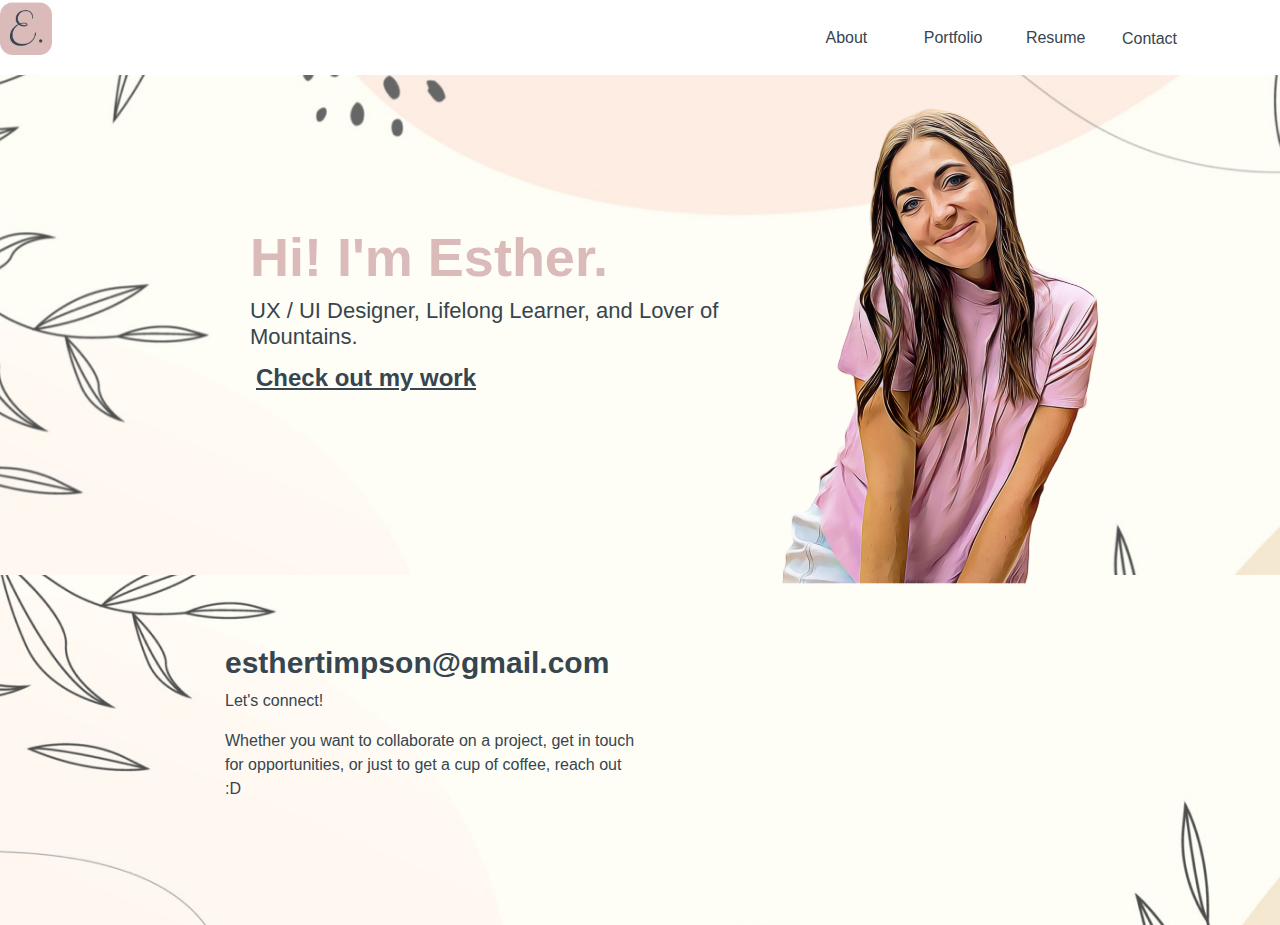
<file: index.html>
<!DOCTYPE html>
<html>
    <head>
        <link rel="stylesheet" href="https://cdn.jsdelivr.net/npm/bootstrap@4.3.1/dist/css/bootstrap.min.css" integrity="sha384-ggOyR0iXCbMQv3Xipma34MD+dH/1fQ784/j6cY/iJTQUOhcWr7x9JvoRxT2MZw1T" crossorigin="anonymous">
        <link rel="stylesheet" type="text/css" href="css/style17.css">
        <link rel="stylesheet" type="text/css" href="css/style.css">
        <title></title>
    </head>
    <body>
        <header class= "navigation">
            <div class="inline-block" class="logo">
                <img src="Images/Logo.png">
            </div>
            <nav class="inline-block">
                <ul>
                    <li class="inline-block"><a href="about.html">About</a></li>
                    <li class="inline-block"><a href="work.html">Portfolio</a></li>
                    <li class="inline-block">Resume</li>
                    <li class="inline-block">
                        <button id="Contact" type="button">Contact</button>
                    </li>
                </ul>
            </nav>
        </header>
        <section class="herosection">
            <div class="content">
                <h1>Hi! I'm Esther.</h1>
                <h2>UX / UI Designer, Lifelong Learner, and Lover of Mountains.</h2>
                <button id="contentButton">Check out my work</button>
            </div>
            <div class="heroImg">
                <img src="Images/Portfolio img 1 (1) 1.png">
            </div>
        </section>
        <footer>
            <div class="footercontent">
                <h3>esthertimpson@gmail.com</h3>
                <p>Let's connect!</p>
                <p>Whether you want to collaborate on a project, get in touch for opportunities, or just to get a cup of coffee, reach out :D</p>
            </div>
        </footer>
    </body>
    <script src="https://ajax.googleapis.com/ajax/libs/jquery/3.4.1/jquery.min.js"></script>
    <script src="js/index.js"></script>
</html>
</file>
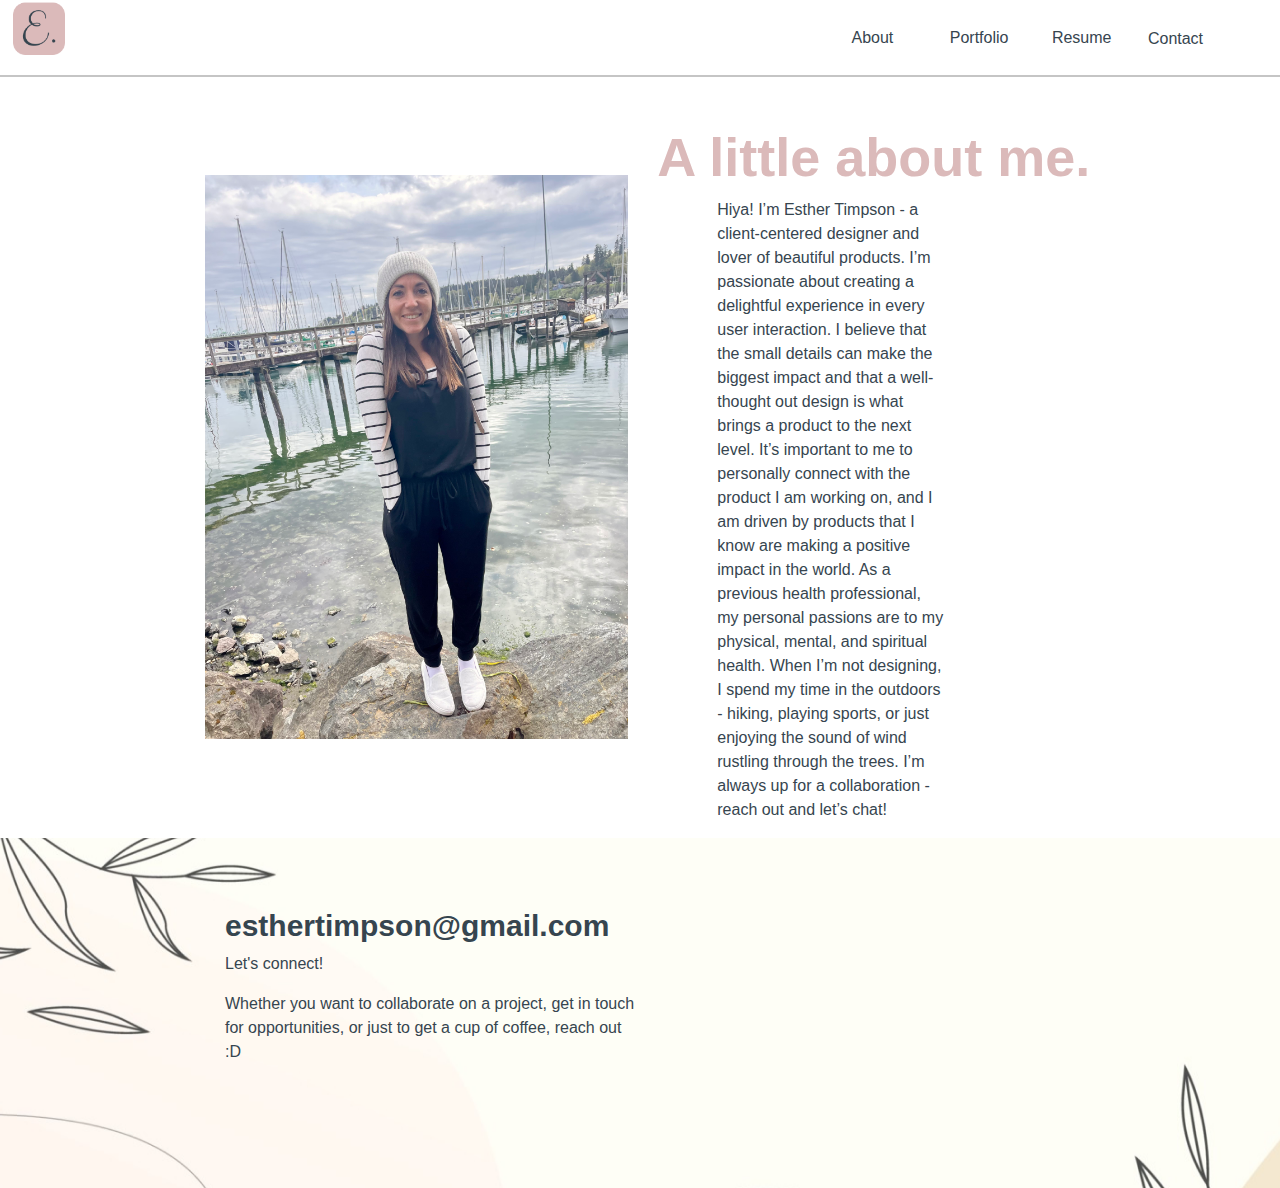
<file: about.html>
<!DOCTYPE html>
<html>
    <head>
        <link rel="stylesheet" href="https://cdn.jsdelivr.net/npm/bootstrap@4.3.1/dist/css/bootstrap.min.css" integrity="sha384-ggOyR0iXCbMQv3Xipma34MD+dH/1fQ784/j6cY/iJTQUOhcWr7x9JvoRxT2MZw1T" crossorigin="anonymous">
        <link rel="stylesheet" type="text/css" href="css/style17.css">
        <link rel="stylesheet" type="text/css" href="css/style.css">
        <title></title>
    </head>
    <body>
        <header class= "navigation">
            <div class="inline-block" class="logo">
                <a href="index.html">
                    <img src="Images/Logo.png">
                </a>
            </div>
            <nav class="inline-block">
                <ul>
                    <li class="inline-block"><a href="about.html">About</a></li>
                    <li class="inline-block"><a href="work.html">Portfolio</a></li>
                    <li class="inline-block">Resume</li>
                    <li class="inline-block">
                        <button id="Contact" type="button">Contact</button>
                    </li>
                </ul>
            </nav>
        </header>
        <section class="aboutMe">
            <div id="imageBlock">
                <img src="Images/About me.jpg">
            </div>
            <div id="textBlock">
                <h1>A little about me.</h1>
                <p>Hiya! I’m Esther Timpson - a client-centered designer and lover of beautiful products.

                    I’m passionate about creating a delightful experience in every user interaction. I believe that the small details can make the biggest impact and that a well-thought out design is what brings a product to the next level. It’s important to me to personally connect with the product I am working on, and I am driven by products that I know are making a positive impact in the world. 
                    
                    As a previous health professional, my personal passions are to my physical, mental, and spiritual health. When I’m not designing, I spend my time in the outdoors - hiking, playing sports, or just enjoying the sound of wind rustling through the trees. 
                    I’m always up for a collaboration - reach out and let’s chat!
                </p>
            </div>
        </section>
        <footer>
            <div class="footercontent">
                <h3>esthertimpson@gmail.com</h3>
                <p>Let's connect!</p>
                <p>Whether you want to collaborate on a project, get in touch for opportunities, or just to get a cup of coffee, reach out :D</p>
            </div>
        </footer>
    </body>
    <script src="https://ajax.googleapis.com/ajax/libs/jquery/3.4.1/jquery.min.js"></script>
    <script src="js/index.js"></script>
</html>
</file>
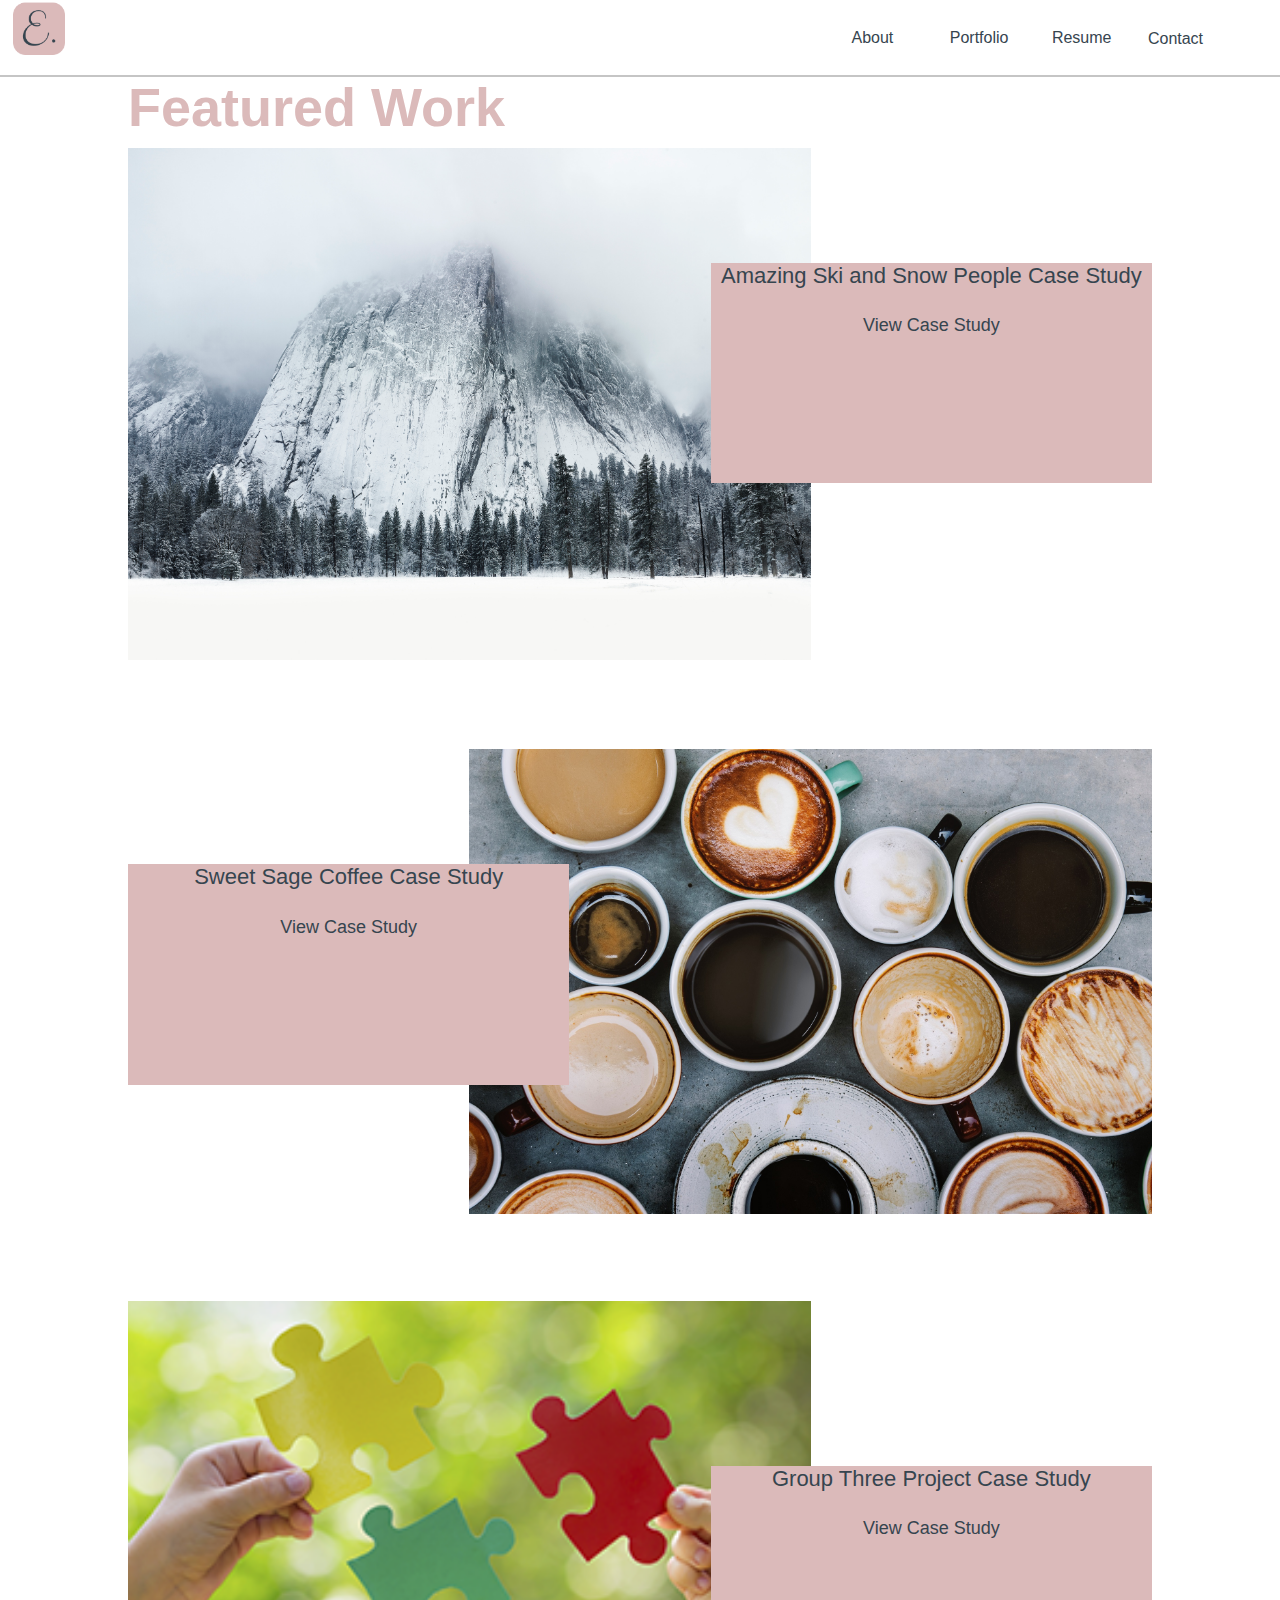
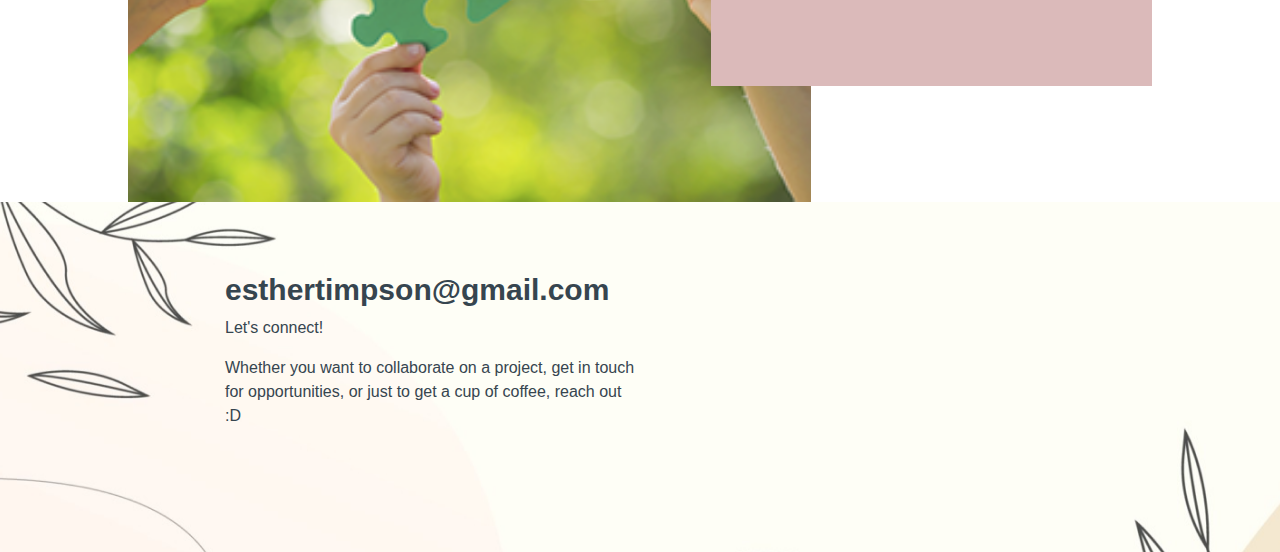
<file: work.html>
<!DOCTYPE html>
<html>
    <head>
        <link rel="stylesheet" href="https://cdn.jsdelivr.net/npm/bootstrap@4.3.1/dist/css/bootstrap.min.css" integrity="sha384-ggOyR0iXCbMQv3Xipma34MD+dH/1fQ784/j6cY/iJTQUOhcWr7x9JvoRxT2MZw1T" crossorigin="anonymous">
        <link rel="stylesheet" type="text/css" href="css/style17.css">
        <link rel="stylesheet" type="text/css" href="css/style.css">
        <title></title>
    </head>
    <body>
        <header class= "navigation">
            <div class="inline-block" class="logo">
                <a href="index.html">
                    <img src="Images/Logo.png">
                </a>
            </div>
            <nav class="inline-block">
                <ul>
                    <li class="inline-block"><a href="about.html">About</a></li>
                    <li class="inline-block"><a href="work.html">Portfolio</a></li>
                    <li class="inline-block">Resume</li>
                    <li class="inline-block">
                        <button id="Contact" type="button">Contact</button>
                    </li>
                </ul>
            </nav>
        </header>
        <section class=mySkills>
            <h1>Featured Work</h1>
            <div class="workGrid">
                <div id="CS1img">
                    <img src="Images/GettyImages-653904570 (1).jpg">
                </div>
                <div id="CS1text">
                    <h2>Amazing Ski and Snow People Case Study</h2>
                    <button>View Case Study</button>
                </div>
                <div id="CS2img">
                    <img src="Images/Coffee.jpg">
                </div>
                <div id="CS2text">
                    <h2>Sweet Sage Coffee Case Study</h2>
                    <button>View Case Study</button>
                </div>
                <div id="CS3img">
                    <img src="Images/Healthy-coparenting-after-divorce-294.png">
                </div>
                <div id="CS3text">
                    <h2>Group Three Project Case Study</h2>
                    <button>View Case Study</button>
                </div>
            </div>
        </section>
        <footer>
            <div class="footercontent">
                <h3>esthertimpson@gmail.com</h3>
                <p>Let's connect!</p>
                <p>Whether you want to collaborate on a project, get in touch for opportunities, or just to get a cup of coffee, reach out :D</p>
            </div>
        </footer>
    </body>
    <script src="https://ajax.googleapis.com/ajax/libs/jquery/3.4.1/jquery.min.js"></script>
    <script src="js/index.js"></script>
</html>
</file>
<file: css/style17.css>
header {
    height: 75px;
    background-color: white;
    box-shadow: 0px 2px #c5c5c5;
}

.inline-block {
    display: inline-block;
    vertical-align: top;
}

.logo {
    width: 23%;
    padding: 1%;
}

img[src="Images/Logo.png"] {
    height: 60px;
    width: auto;
}

nav {
    width: 90%;
    padding: 1%;
}

ul {
    text-align: right;
    padding-right: 0px;
}

li {
    margin: 13px;
}

a {
    margin: 13px;
    color: #36454F;
    font-size: 16px;
    font-family: sans-serif;
    text-decoration: none;
}

a:hover {
    text-decoration: underline;
}

.herosection {
    height: 500px;
    padding: 25px;
    background-image: url(../Images/Background.png);
    background-position: left 15% top 40%;
}

.content {
    display: inline-block;
    width: 42%;
    height: 500px;
    margin-left: 225px;
    vertical-align: top;
    padding-top: 125px;
}

.heroImg {
    display: inline-block;
    width: 38%;
}

img[src="Images/Portfolio img 1 (1) 1.png"] {
    height: 500px;
    width: auto;
    padding-bottom: 0px;
}

footer {
    background-image: url(../Images/Background.png);
    background-position: left 0% top 65%;
    display: block;
    height: 350px;
}

h1 {
    color: #36454F;
    font-size: 54px;
    font-family: Arial, Helvetica, sans-serif;
}

h2 {
    color: #36454F;
    font-size: 30px;
    font-family: Helvetica, sans-serif;
}

.content button {
    color: #36454F;
    font-size: 24px;
    font-family: Helvetica;
    font-weight: bold;
    text-decoration: underline;
    background-color: transparent;
    border: none;
    transition-duration: 0.4s;
}

.content button:hover {
    background-color: #36454F;
    color: #DBBABA;
}

h3 {
    color: #36454F;
    font-size: 30px;
    font-weight: bold;
    padding-left: 225px;
    padding-top: 70px;
}

p {
    color: #36454F;
    font-size: 20px;
    padding-left: 225px;
    width: 50%;
}
</file>
<file: css/style.css>
header {
    height: 75px;
    background-color: white;
    box-shadow: 0px 2px #c5c5c5;
}

.inline-block {
    display: inline-block;
    vertical-align: top;
}

.logo {
    width: 23%;
    padding: 1%;
}

img[src="Images/Logo.png"] {
    height: 60px;
    width: auto;
}

nav {
    width: 90%;
    padding: 1%;
}

ul {
    text-align: right;
    padding-right: 0px;
}

li {
    margin: 13px;
    color: #36454F;
    font-size: 16px;
    font-family: sans-serif;
}

a {
    margin: 13px;
    color: #36454F;
    font-size: 16px;
    font-family: sans-serif;
    text-decoration: none;
}

a:hover {
    text-decoration: underline;
}

li button {
    background-color: transparent;
    border: none;
    color: #36454F;
    font-size: 16px;
    font-family: sans-serif;
}

li button:hover {
    text-decoration: underline;
}

.mySkills {
    margin-left: 10%;
    margin-right: 10%;
}

.workGrid {
    display: grid;
    grid-template-columns: 1fr 1fr 1fr;
    grid-template-rows: 1fr 1fr 1fr;
    grid-template-areas: 
    "CS1img CS1img CS1text"
    "CS2text CS2img CS2img"
    "CS3img CS3img CS3text";
}

#CS1text {
    grid-area: CS1text;
    background-color: #DBBABA;
    height: 40%;
    text-align: center;
    margin-top: 115px;
    margin-left: -100px;
}
#CS1img {
    grid-area: CS1img;
}
#CS2text {
    grid-area: CS2text;
    background-color: #DBBABA;
    height: 40%;
    text-align: center;
    margin-top: 165px;
    margin-right: -100px;
}
#CS2img {
    grid-area: CS2img;
    padding-top: 50px;
}
#CS3text {
    grid-area: CS3text;
    background-color: #DBBABA;
    height: 40%;
    text-align: center;
    margin-top: 215px;
    margin-left: -100px;
}
#CS3img {
    grid-area: CS3img;
    padding-top: 50px;
}

img {
    width: 100%;
    height: auto;
}

.aboutMe {
    margin-top: 50px;
}

#imageBlock {
    display: inline-block;
    width: 35%;
    padding-right: 25px;
    margin-left: 16%;
    margin-top: 50px;
}

#textBlock {
    display: inline-block;
    width: 45%;
    vertical-align: top;
}

h1 {
    color: #DBBABA;
    font-size: 54px;
    font-family: Arial, Helvetica, sans-serif;
    font-weight: bold;
}

h2 {
    color: #36454F;
    font-size: 22px;
    font-family: sans-serif;
}

h3 {
    color: #36454F;
    font-size: 30px;
    font-weight: bold;
    padding-left: 225px;
    padding-top: 70px;
}

p {
    color: #36454F;
    font-size: 16px;
    font-family: sans-serif;
}

#textBlock p {
    padding-left: 60px;
}

footer p {
    padding-left: 225px;
    width: 50%;
}

#CS1text button {
    background-color: transparent;
    font-size: 18px;
    font-family: sans-serif;
    color: #36454F;
    padding-top: 15px;
    border: none;
    transition-duration: 0.4s;
}

#CS1text button:hover {
    background-color: #36454F;
    color: #DBBABA;
}

#CS2text button {
    background-color: transparent;
    font-size: 18px;
    font-family: sans-serif;
    color: #36454F;
    padding-top: 15px;
    border: none;
    transition-duration: 0.4s;
}

#CS2text button:hover {
    background-color: #36454F;
    color: #DBBABA;
}

#CS3text button {
    background-color: transparent;
    font-size: 18px;
    font-family: sans-serif;
    color: #36454F;
    padding-top: 15px;
    border: none;
    transition-duration: 0.4s;
}

#CS3text button:hover {
    background-color: #36454F;
    color: #DBBABA;
}

footer {
    background-image: url(../Images/Background.png);
    background-position: left 0% top 65%;
    display: block;
    height: 350px;
}
</file>
